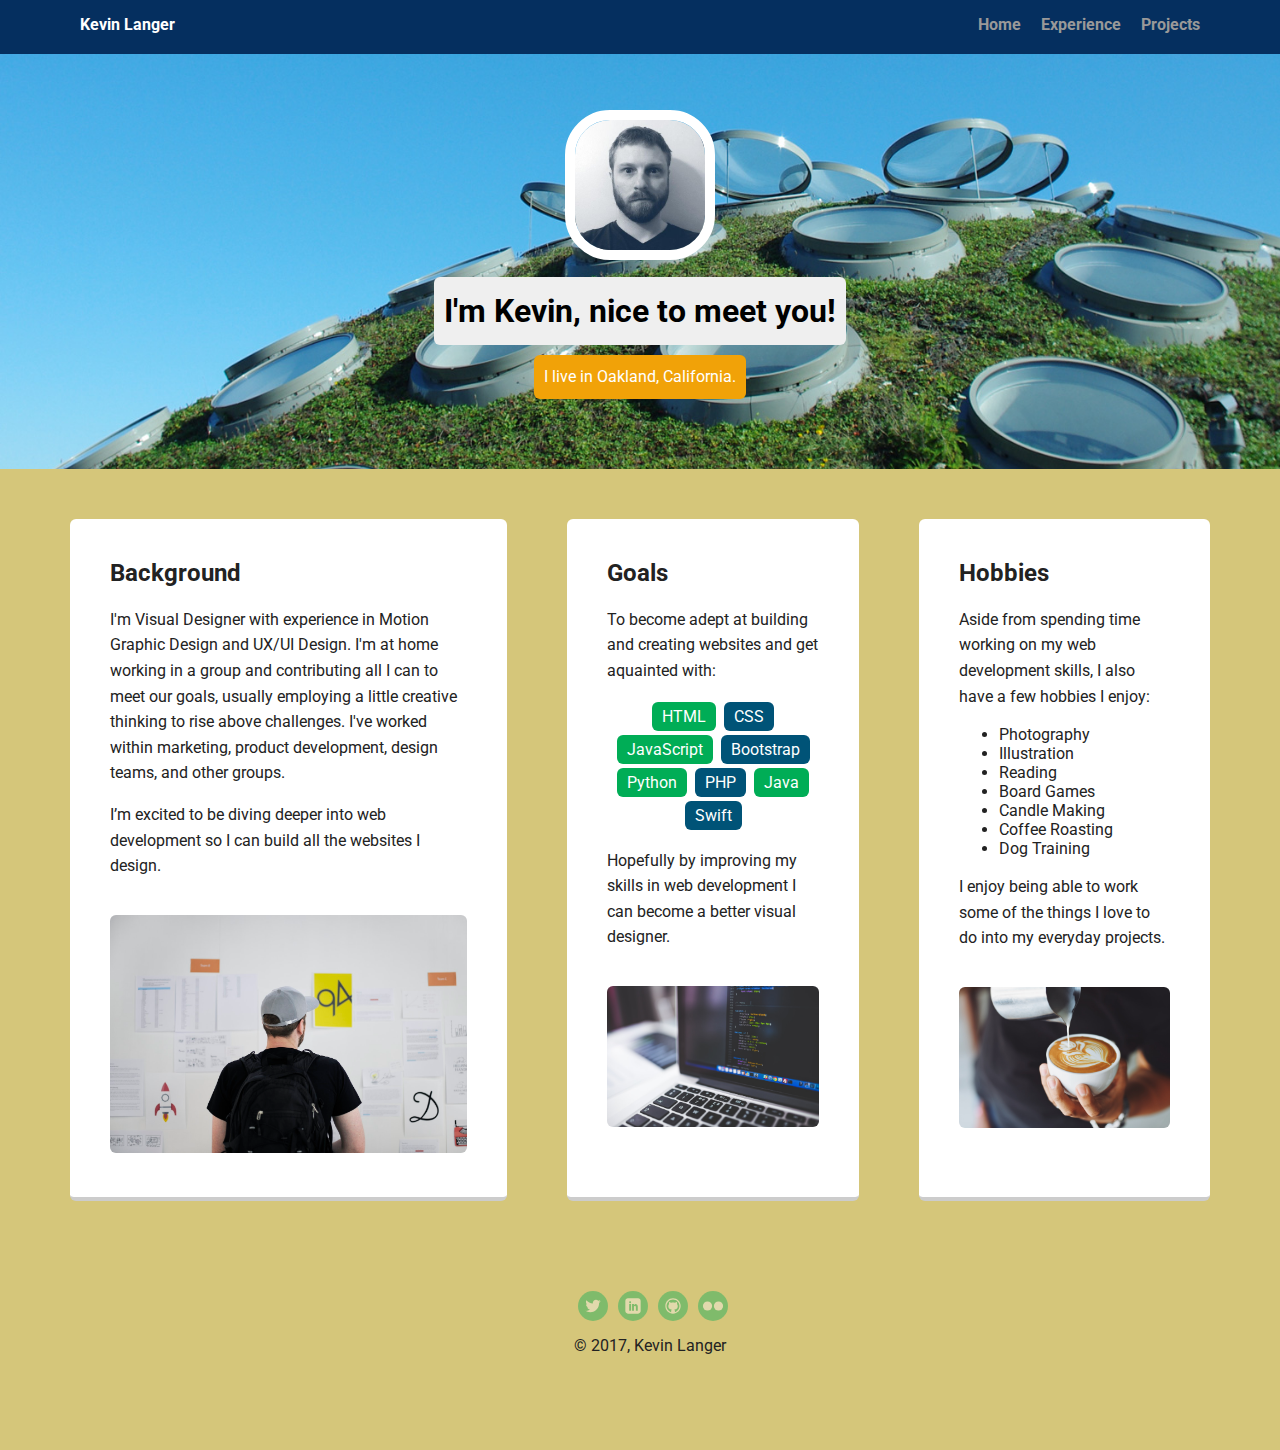
<file: index.html>
<!doctype html>
<html lang="en">
<head>
  <meta charset="utf-8">
  <title>Kevin Langer's Profile</title>
  <meta name="viewport" content="width=device-width, initial-scale=1.0">
  <link rel="stylesheet" href="styles.css">
  <link href="https://fonts.googleapis.com/css?family=Muli%7CRoboto:400,300,500,700,900" rel="stylesheet"></head>
  <body>

    <div class="main-nav">
        <ul class="nav">
          <li class="name">Kevin Langer</li>
          <li><a href="/index.html">Home</a></li>
          <li><a href="/experience.html">Experience</a></li>
          <li><a href="/projects.html">Projects</a></li>
        </ul>
    </div>

    <header class="profile-header">
      <img src="images/kevin.jpg" alt="Photo of Kevin Langer" class="profile-image">
      <h1 class="tag name">I'm Kevin, nice to meet you!</h1>
      <p class="tag location">I live in Oakland, California.</p>
    </header>

    <main class="flex">
      <div class="card">
        <h2>Background</h2>
        <p>I'm Visual Designer with experience in Motion Graphic Design and UX/UI Design. I'm at home working in a group and contributing all I can to meet our goals, usually employing a little creative thinking to rise above challenges. I've worked within marketing, product development, design teams, and other groups.</p>
        <p>I’m excited to be diving deeper into web development so I can build all the websites I design.</p>
        <img src="images/white-board.jpeg" class="card-photo" alt="Man looking at white board with work taped on it.">
      </div> 

      <div class="card">
        <h2>Goals</h2>
        <p>To become adept at building and creating websites and get aquainted with:</p>
        <ul class="skills">
          <li>HTML</li>
          <li>CSS</li>
          <li>JavaScript</li>
          <li>Bootstrap</li>
          <li>Python</li>
          <li>PHP</li>
          <li>Java</li>
          <li>Swift</li>
        </ul>
        <p>Hopefully by improving my skills in web development I can become a better visual designer.</p>
        <img src="images/laptop.jpeg" class="card-photo" alt="Laptop with code on the screen.">
      </div> 

      <div class="card">
        <h2>Hobbies</h2>
        <p>Aside from spending time working on my web development skills, I also have a few hobbies I enjoy:</p>
        <ul>
          <li>Photography</li>
          <li>Illustration</li>
          <li>Reading</li>
          <li>Board Games</li>
          <li>Candle Making</li>
          <li>Coffee Roasting</li>
          <li>Dog Training</li>
        </ul>
        <p>I enjoy being able to work some of the things I love to do into my everyday projects.</p>
        <img src="images/coffee.jpeg" class="card-photo" alt="Latte being poured.">
      </div> 

    </main>
    <footer>
      <ul>
        <li><a href="https://twitter.com/threekevins" class="social twitter" target="_blank">Twitter</a></li>
        <li><a href="https://www.linkedin.com/in/kevinlanger/" class="social linkedin" target="_blank">LinkedIn</a></li>
        <li><a href="https://github.com/kelanger" class="social github" target="_blank">Github</a></li>
        <li><a href="https://www.flickr.com/photos/kevlanger" class="social flickr" target="_blank">Flickr</a></li>
      </ul>
      <p class="copyright">&copy; 2017, Kevin Langer</p>
    </footer>
  </body>
  </html>
</file>
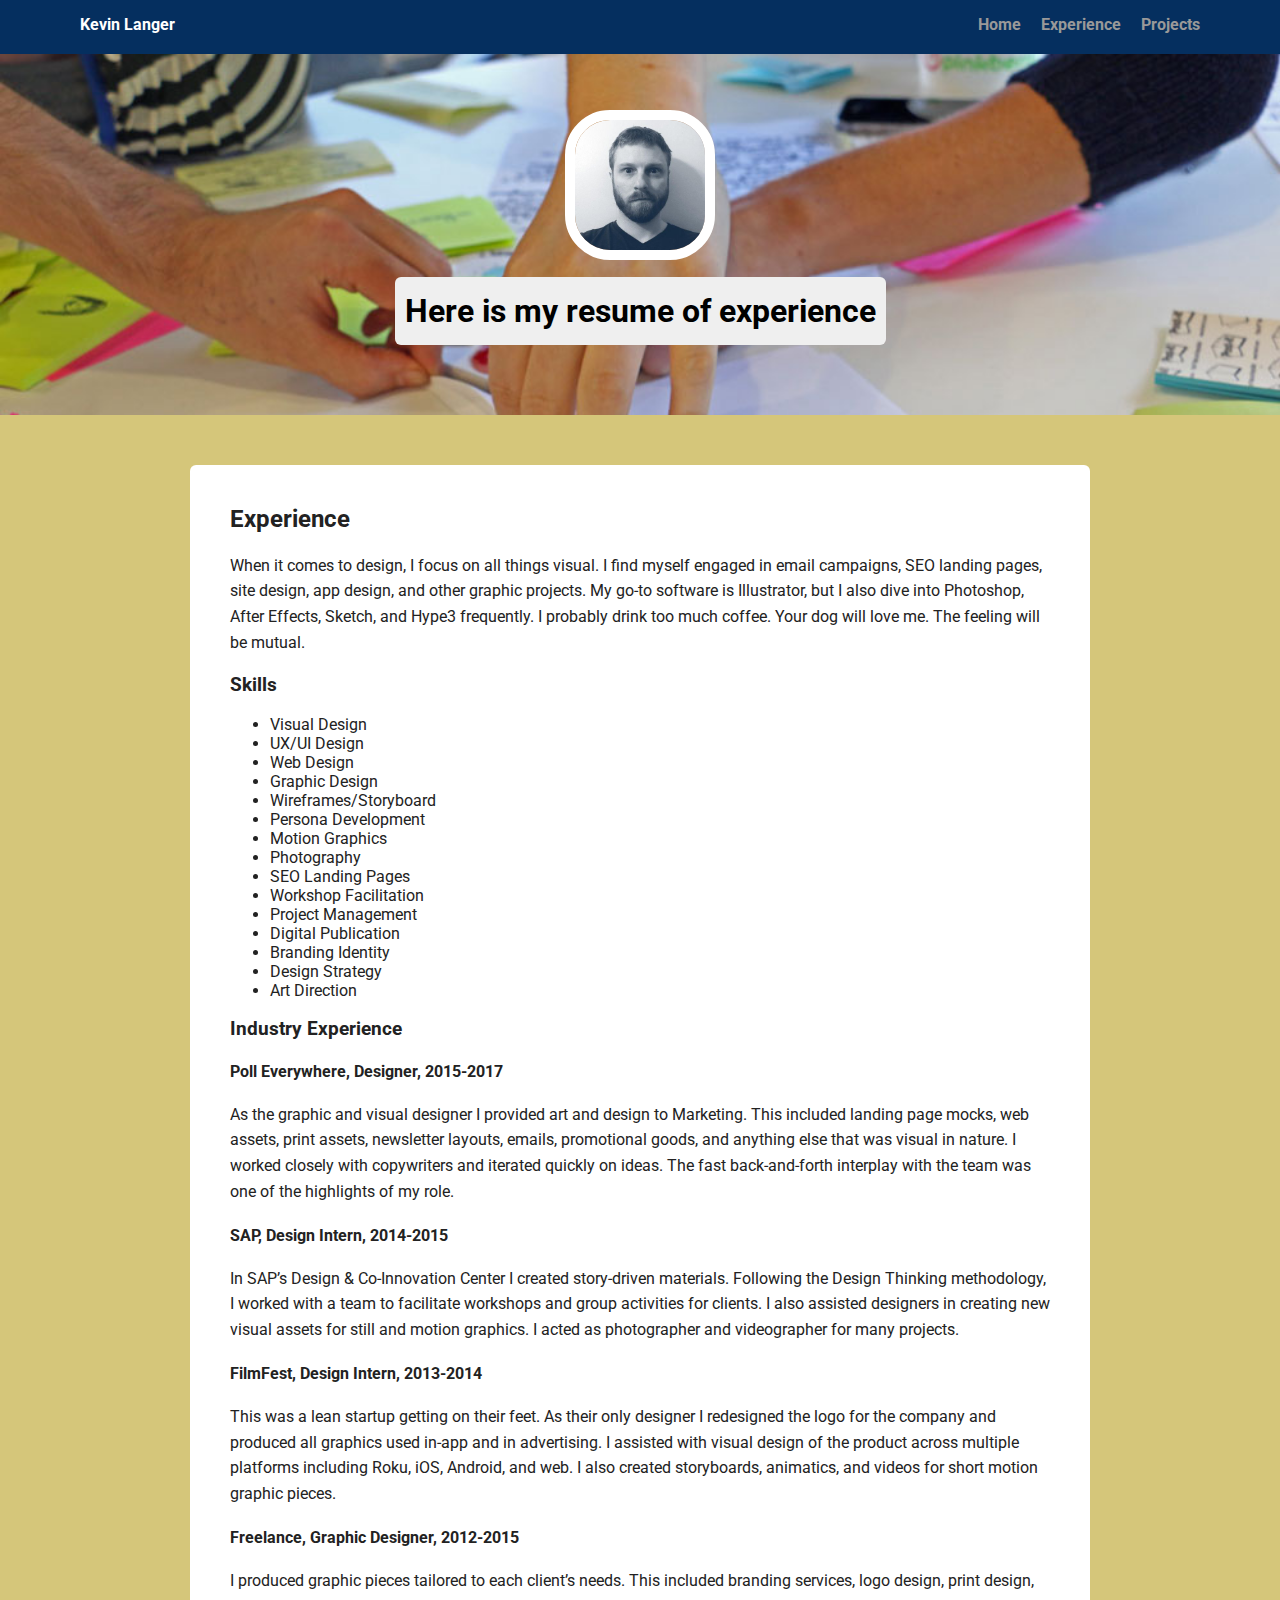
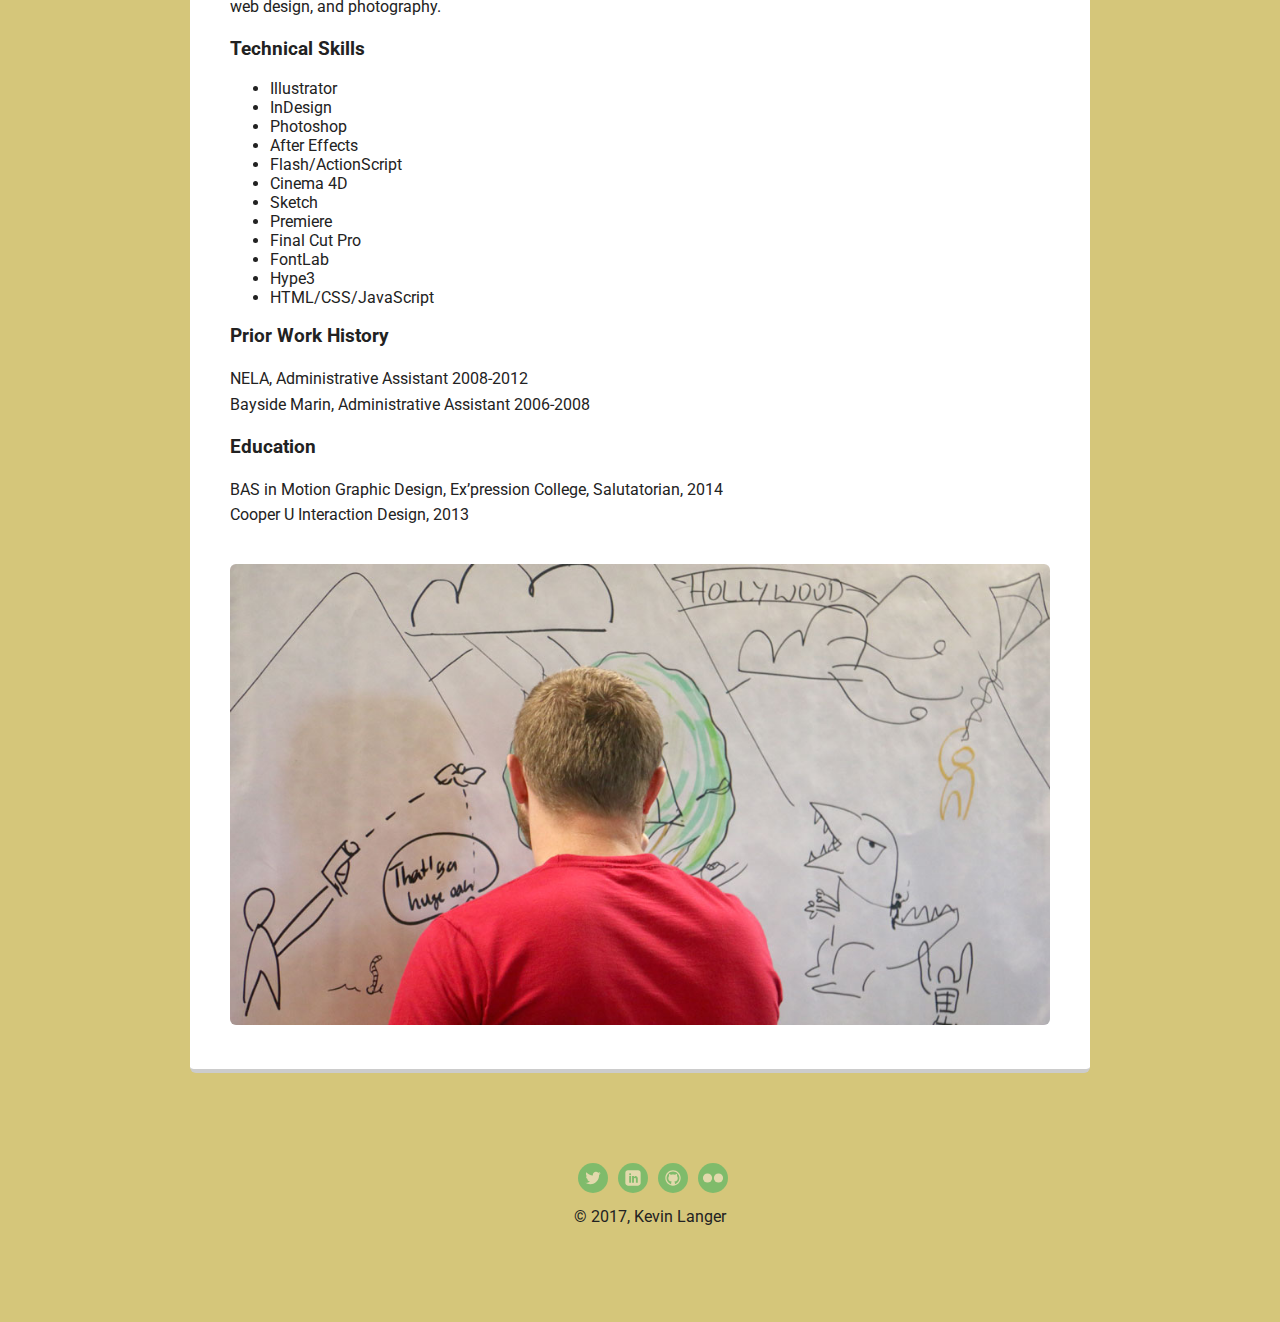
<file: experience.html>
<!doctype html>
<html lang="en">
<head>
  <meta charset="utf-8">
  <title>Kevin Langer's Experience</title>
  <meta name="viewport" content="width=device-width, initial-scale=1.0">
  <link rel="stylesheet" href="styles.css">
  <link href="https://fonts.googleapis.com/css?family=Muli%7CRoboto:400,300,500,700,900" rel="stylesheet"></head>
  <body>

    <div class="main-nav">
        <ul class="nav">
          <li class="name">Kevin Langer</li>
          <li><a href="/index.html">Home</a></li>
          <li><a href="/experience.html">Experience</a></li>
          <li><a href="/projects.html">Projects</a></li>
        </ul>
    </div>

    <header class="experience-header">
      <img src="images/kevin.jpg" alt="Photo of Kevin Langer" class="profile-image">
      <h1 class="tag name">Here is my resume of experience</h1>
    </header>

    <main class="flex">
      <div class="card-resume">
        <h2>Experience</h2>
        <p>When it comes to design, I focus on all things visual. I find myself engaged in email campaigns, SEO landing pages, site design, app design, and other graphic projects. My go-to software is Illustrator, but I also dive into Photoshop, After Effects, Sketch, and Hype3 frequently. I probably drink too much coffee. Your dog will love me. The feeling will be mutual.</p>

        <h3>Skills</h3>
              <ul>
                <li>Visual Design</li>
                <li>UX/UI Design</li>
                <li>Web Design</li>
                <li>Graphic Design</li>
                <li>Wireframes/Storyboard</li>
                <li>Persona Development</li>
                <li>Motion Graphics</li>
                <li>Photography</li>
                <li>SEO Landing Pages</li>
                <li>Workshop Facilitation</li>
                <li>Project Management</li>
                <li>Digital Publication</li>
                <li>Branding Identity</li>
                <li>Design Strategy</li>
                <li>Art Direction</li>
              </ul>


          <h3>Industry Experience</h3>
          <h4>Poll Everywhere, Designer, 2015-2017</h4>
          <p>As the graphic and visual designer I provided art and design to Marketing. This included landing page mocks, web assets, print assets, newsletter layouts, emails, promotional goods, and anything else that was visual in nature. I worked closely with copywriters and iterated quickly on ideas. The fast back-and-forth interplay with the team was one of the highlights of my role.</p>
          <h4>SAP, Design Intern, 2014-2015</h4>
          <p>In SAP’s Design &amp; Co-Innovation Center I created story-driven materials. Following the Design Thinking methodology, I worked with a team to facilitate workshops and group activities for clients. I also assisted designers in creating new visual assets for still and motion graphics. I acted as photographer and videographer for many projects.</p>
          <h4>FilmFest, Design Intern, 2013-2014</h4>
          <p>This was a lean startup getting on their feet. As their only designer I redesigned the logo for the company and produced all graphics used in-app and in advertising. I assisted with visual design of the product across multiple platforms including Roku, iOS, Android, and web. I also created storyboards, animatics, and videos for short motion graphic pieces. </p>
          <h4>Freelance, Graphic Designer, 2012-2015</h4>
          <p>I produced graphic pieces tailored to each client’s needs. This included branding services, logo design, print design, web design, and photography.</p>
          <h3>Technical Skills</h3>
              <ul>
                <li>Illustrator</li>
                <li>InDesign</li>
                <li>Photoshop</li>
                <li>After Effects</li>
                <li>Flash/ActionScript</li>
                <li>Cinema 4D</li>
                <li>Sketch</li>
                <li>Premiere</li>
                <li>Final Cut Pro</li>
                <li>FontLab</li>
                <li>Hype3</li>
                <li>HTML/CSS/JavaScript</li>
              </ul>

          <h3>Prior Work History</h3>
          <p>NELA, Administrative Assistant 2008-2012<br>
          Bayside Marin, Administrative Assistant 2006-2008</p>
          <h3>Education</h3>
          <p>BAS in Motion Graphic Design, Ex’pression College, Salutatorian, 2014<br>
          Cooper U Interaction Design, 2013</p>
          <img src="images/workshop.jpg" class="card-photo" alt="Kevin writing on a poster hanging on a wall."> 
        </div>

    </main>
    <footer>
      <ul>
        <li><a href="https://twitter.com/threekevins" class="social twitter" target="_blank">Twitter</a></li>
        <li><a href="https://www.linkedin.com/in/kevinlanger/" class="social linkedin" target="_blank">LinkedIn</a></li>
        <li><a href="https://github.com/kelanger" class="social github" target="_blank">Github</a></li>
        <li><a href="https://www.flickr.com/photos/kevlanger" class="social flickr" target="_blank">Flickr</a></li>
      </ul>
      <p class="copyright">&copy; 2017, Kevin Langer</p>
    </footer>
  </body>
  </html>
</file>
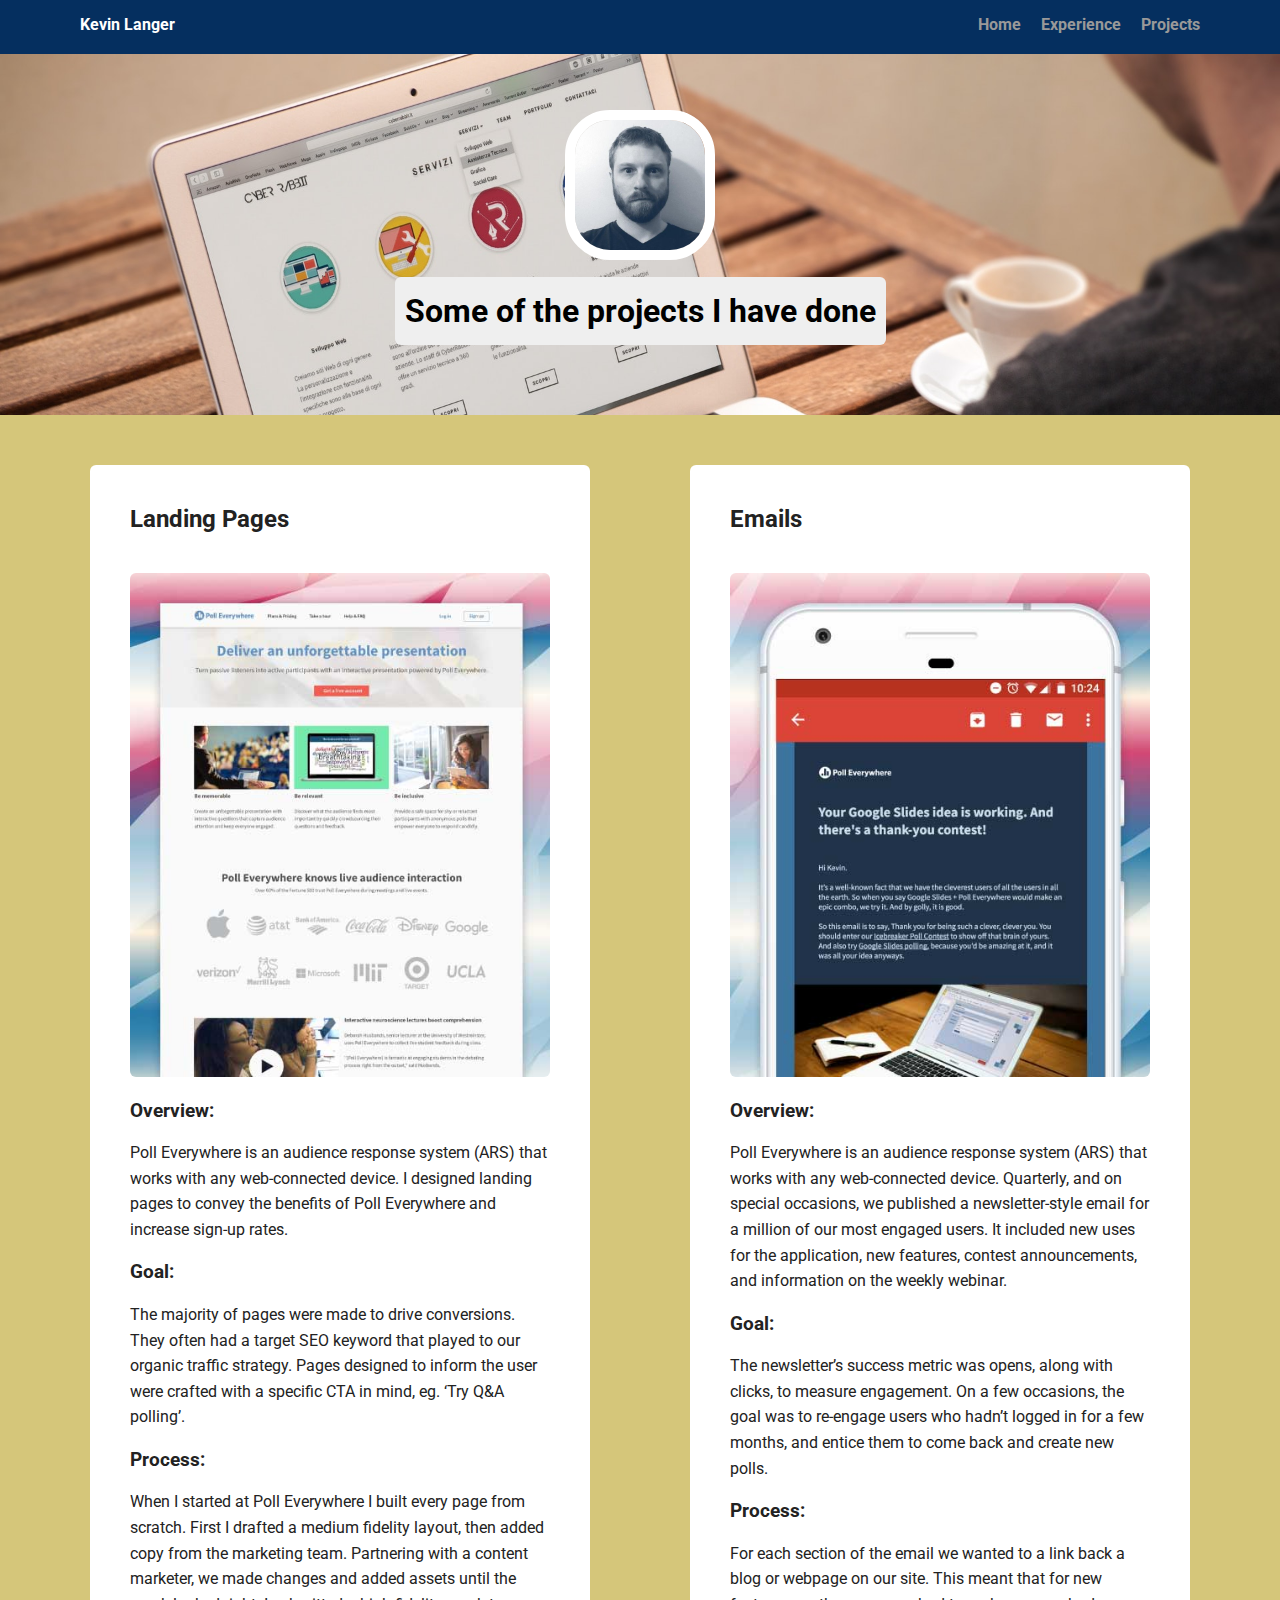
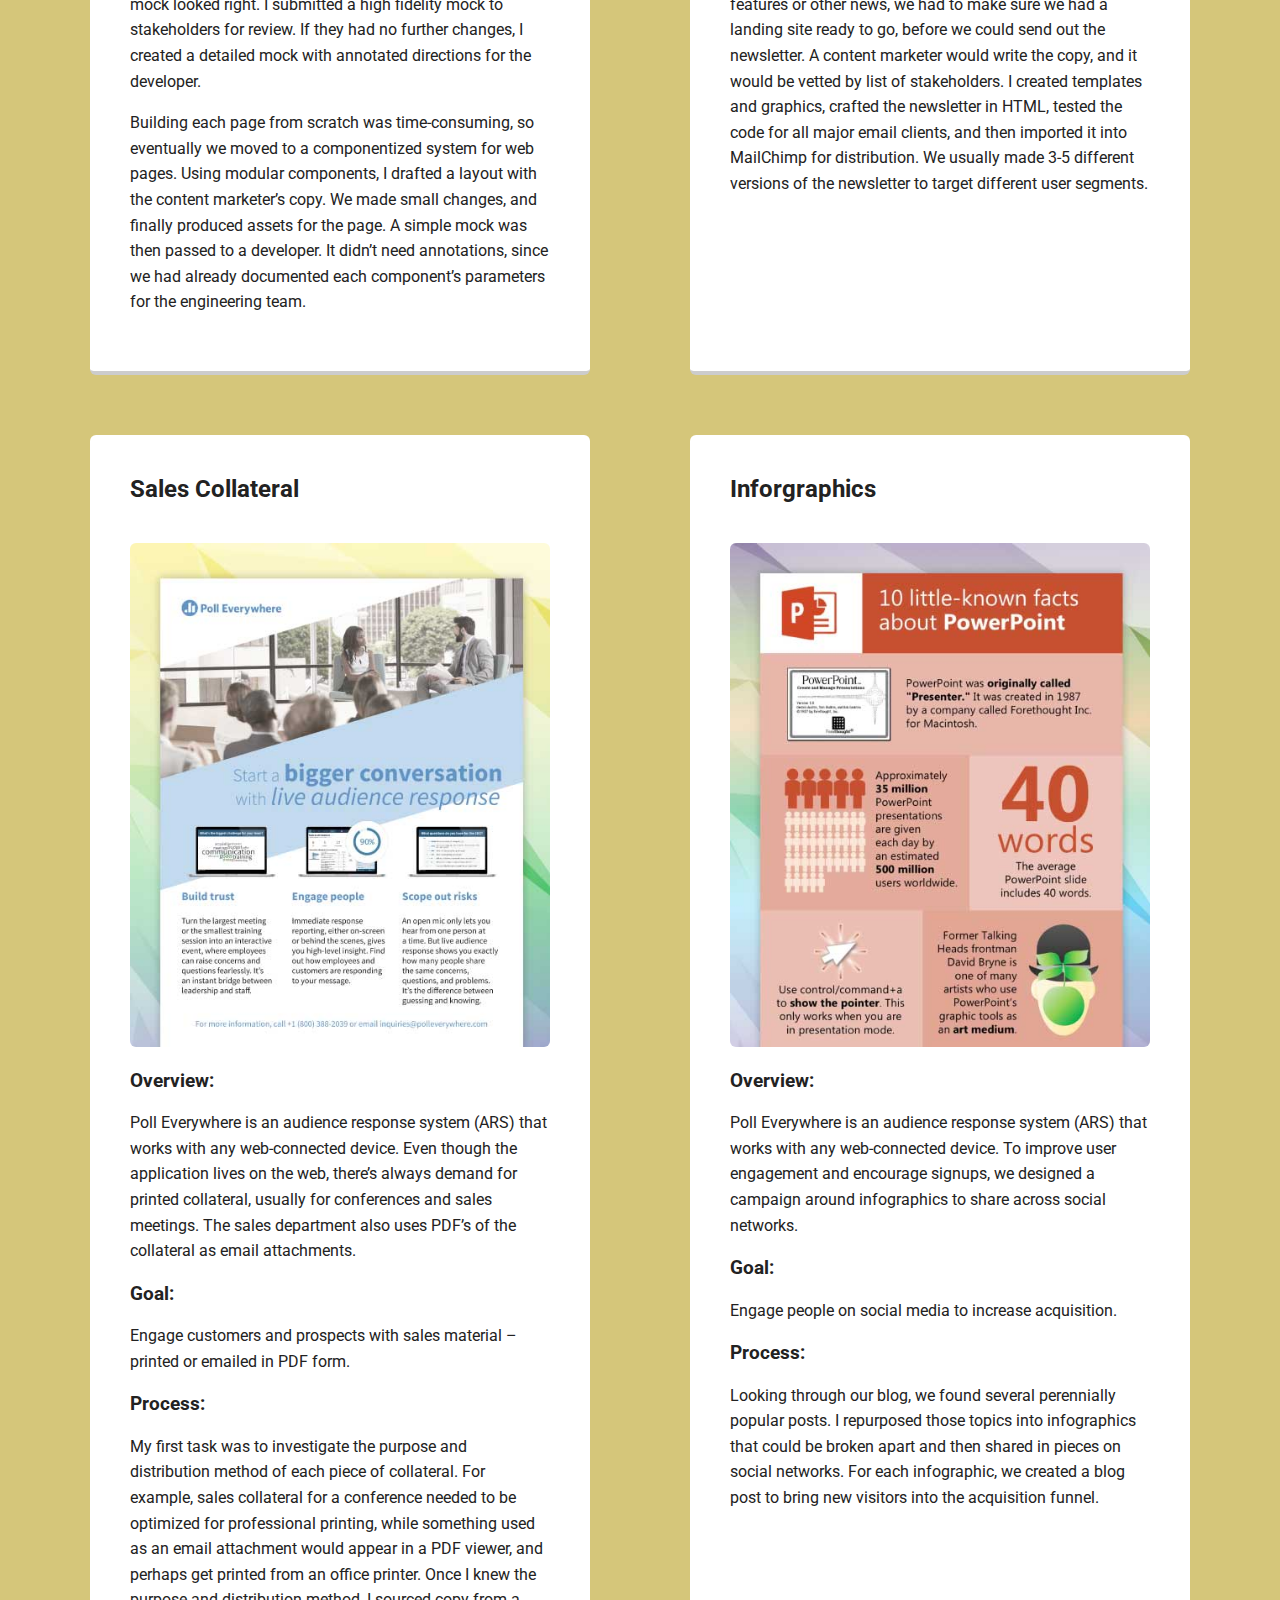
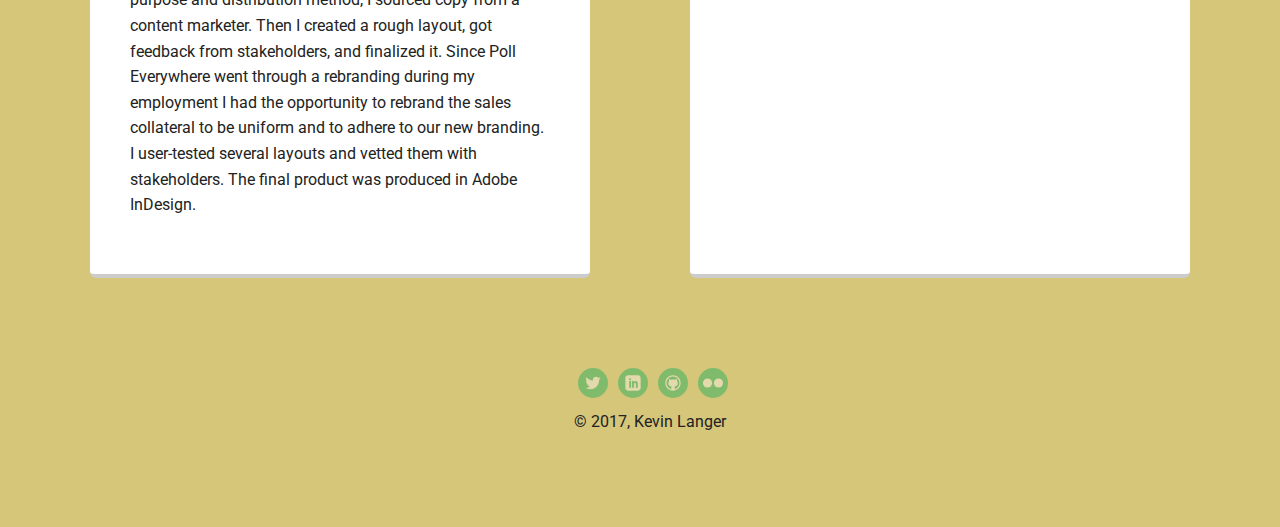
<file: projects.html>
<!doctype html>
<html lang="en">
<head>
  <meta charset="utf-8">
  <title>Kevin Langer's Projects</title>
  <meta name="viewport" content="width=device-width, initial-scale=1.0">
  <link rel="stylesheet" href="styles.css">
  <link href="https://fonts.googleapis.com/css?family=Muli%7CRoboto:400,300,500,700,900" rel="stylesheet"></head>
  <body>

    <div class="main-nav">
        <ul class="nav">
          <li class="name">Kevin Langer</li>
          <li><a href="/index.html">Home</a></li>
          <li><a href="/experience.html">Experience</a></li>
          <li><a href="/projects.html">Projects</a></li>
        </ul>
    </div>

    <header class="projects-header">
      <img src="images/kevin.jpg" alt="Photo of Kevin Langer" class="profile-image">
      <h1 class="tag name">Some of the projects I have done</h1>
    </header>

    <main> 
      <div class="flex">
        <div class="card">
          <h2>Landing Pages</h2>
          <img src="images/landing-page.jpg" class="card-photo" alt="Landing Page by Kevin."> 
          <h3>Overview:</h3> 
          <p>Poll Everywhere is an audience response system (ARS) that works with any web-connected device. I designed landing pages to convey the benefits of Poll Everywhere and increase sign-up rates.</p>

          <h3>Goal:</h3> 
          <p>The majority of pages were made to drive conversions. They often had a target SEO keyword that played to our organic traffic strategy. Pages designed to inform the user were crafted with a specific CTA in mind, eg. ‘Try Q&amp;A polling’.</p>

          <h3>Process:</h3> 
          <p>When I started at Poll Everywhere I built every page from scratch. First I drafted a medium fidelity layout, then added copy from the marketing team. Partnering with a content marketer, we made changes and added assets until the mock looked right. I submitted a high fidelity mock to stakeholders for review. If they had no further changes, I created a detailed mock with annotated directions for the developer.</p>

          <p>Building each page from scratch was time-consuming, so eventually we moved to a componentized system for web pages. Using modular components, I drafted a layout with the content marketer’s copy. We made small changes, and finally produced assets for the page. A simple mock was then passed to a developer. It didn’t need annotations, since we had already documented each component’s parameters for the engineering team.</p>
        </div>

        <div class="card">
          <h2>Emails</h2>
          <img src="images/email.jpg" class="card-photo" alt="Email design by Kevin."> 
          <h3>Overview:</h3> 
          <p>Poll Everywhere is an audience response system (ARS) that works with any web-connected device. Quarterly, and on special occasions, we published a newsletter-style email for a million of our most engaged users. It included new uses for the application, new features, contest announcements, and information on the weekly webinar.</p>

          <h3>Goal:</h3> 
          <p>The newsletter’s success metric was opens, along with clicks, to measure engagement. On a few occasions, the goal was to re-engage users who hadn’t logged in for a few months, and entice them to come back and create new polls.</p>

          <h3>Process:</h3> 
          <p>For each section of the email we wanted to a link back a blog or webpage on our site. This meant that for new features or other news, we had to make sure we had a landing site ready to go, before we could send out the newsletter. A content marketer would write the copy, and it would be vetted by list of stakeholders. I created templates and graphics, crafted the newsletter in HTML, tested the code for all major email clients, and then imported it into MailChimp for distribution. We usually made 3-5 different versions of the newsletter to target different user segments.</p>
        </div>
      </div>

      <div class="flex">
        <div class="card">
          <h2>Sales Collateral</h2>
          <img src="images/sales-collateral.jpg" class="card-photo" alt="Sales Collateral by Kevin."> 
          <h3>Overview:</h3> 
          <p>Poll Everywhere is an audience response system (ARS) that works with any web-connected device. Even though the application lives on the web, there’s always demand for printed collateral, usually for conferences and sales meetings. The sales department also uses PDF’s of the collateral as email attachments.</p>

          <h3>Goal:</h3> 
          <p>Engage customers and prospects with sales material – printed or emailed in PDF form.</p>

          <h3>Process:</h3> 
          <p>My first task was to investigate the purpose and distribution method of each piece of collateral. For example, sales collateral for a conference needed to be optimized for professional printing, while something used as an email attachment would appear in a PDF viewer, and perhaps get printed from an office printer. Once I knew the purpose and distribution method, I sourced copy from a content marketer. Then I created a rough layout, got feedback from stakeholders, and finalized it. Since Poll Everywhere went through a rebranding during my employment I had the opportunity to rebrand the sales collateral to be uniform and to adhere to our new branding. I user-tested several layouts and vetted them with stakeholders. The final product was produced in Adobe InDesign.</p>
        </div>

        <div class="card">
          <h2>Inforgraphics</h2>
          <img src="images/inforgraphic.jpg" class="card-photo" alt="PowerPoint Infographic by Kevin."> 
          <h3>Overview:</h3> 
          <p>Poll Everywhere is an audience response system (ARS) that works with any web-connected device. To improve user engagement and encourage signups, we designed a campaign around infographics to share across social networks.</p>

          <h3>Goal:</h3> 
          <p>Engage people on social media to increase acquisition.</p>

          <h3>Process:</h3> 
          <p>Looking through our blog, we found several perennially popular posts. I repurposed those topics into infographics that could be broken apart and then shared in pieces on social networks. For each infographic, we created a blog post to bring new visitors into the acquisition funnel.</p>
        </div>
      </div>

    </main>
    <footer>
      <ul>
        <li><a href="https://twitter.com/threekevins" class="social twitter" target="_blank">Twitter</a></li>
        <li><a href="https://www.linkedin.com/in/kevinlanger/" class="social linkedin" target="_blank">LinkedIn</a></li>
        <li><a href="https://github.com/kelanger" class="social github" target="_blank">Github</a></li>
        <li><a href="https://www.flickr.com/photos/kevlanger" class="social flickr" target="_blank">Flickr</a></li>
      </ul>
      <p class="copyright">&copy; 2017, Kevin Langer</p>
    </footer>
  </body>
  </html>
</file>
<file: styles.css>
/* Global Layout Set-up */
* { 
  box-sizing: border-box;
}
  
body {
  margin: 0;
  padding: 0;
  text-align: center;
  font-family: 'Roboto', sans-serif;
  color: #222;
  background: #D5C67A;
}
/* Link Styles */

a {
  text-decoration: none;
  color: #999;
}
a:hover {
  color: #6633ff;
}

/* Section Styles */

.main-nav {
  width: 100%;
  background-color: #052F5F;
  min-height: 30px;
  padding: 10px;
  position: fixed;
  text-align: center;
}
.nav {
  display: flex;
  justify-content: space-around;
  font-weight: 700;
  list-style-type: none;
  margin: 0 auto;
  padding: 0;
}

.nav .name {
    display: block;
    margin-right: auto;
    color: white;
}
.nav li {
  padding: 5px 10px 10px 10px;
}
.nav a {
  transition: all .5s;
}
.nav a:hover {
  color: white
}

header {
  text-align: center;
  background-size: cover;
  background-color: #005377;
  overflow: hidden;
  padding-top: 60px;
  padding-bottom: 60px;
}
header {
  line-height: 1.5;
}
header .profile-image {
  margin-top: 50px;
  width: 150px;
  height: 150px;
  border-radius: 30%;
  border: 10px solid white;
  transition: all .5s;
}
header .profile-image:hover {
  transform: scale(1.5) rotate(360deg);
}

.profile-header {
  text-align: center;
  background: url('images/living-roof.jpg') no-repeat top center ;
  background-size: cover;
  overflow: hidden;
}

.experience-header {
  text-align: center;
  background: url('images/warmup.jpg') no-repeat top center ;
  background-size: cover;
  overflow: hidden;
}

.projects-header {
  text-align: center;
  background: url('images/project-laptop.jpeg') no-repeat top center ;
  background-size: cover;
  overflow: hidden;
}

.tag {
  background-color: #efefef;
  color: black;
  padding: 10px;
  border-radius: 6px;
  display: table;
  margin: 10px auto;
} 
.location {
  background-color: #F1A208;
  color: white;
}
.card {
  margin: 30px;
  padding: 20px 40px 40px;
  max-width: 500px;
  text-align: left;
  background: #fff;
  border-bottom: 4px solid #ccc;
  border-radius: 6px;
  transition: all .5s;
}
.card:hover {
  border-color: #F1A208;
}
.card-photo {
  margin-top: 20px;
  border-radius: 6px;
  width: 100%;
}
.card-resume {
  margin: 30px;
  padding: 20px 40px 40px;
  max-width: 75%;
  text-align: left;
  background: #fff;
  border-bottom: 4px solid #ccc;
  border-radius: 6px;
  transition: all .5s;
}
.card-resume:hover {
  border-color: #F1A208;
}

ul.skills {
  padding: 0;
  text-align: center;
}

.skills li {
  border-radius: 6px;
  display: inline-block;
  background: #005377;
  color: white;
  padding: 5px 10px;
  margin: 2px;
}

.skills li:nth-child(odd) {
  background: #00AD56;
}

footer {
  width: 100%;
  min-height: 30px;
  padding: 20px 0 40px 20px;
}

footer .copyright {
  top: -8px;
  font-size: .75em;
}

footer ul {
  list-style-type: none;
  margin: 0;
  padding: 0;
}

footer ul li {
  display: inline-block;
}

a.social {
  display: inline-block;
  text-indent: -9999px;
  margin-left: 5px;
  width: 30px;
  height: 30px;
  background-size: 30px 30px;
  opacity: .4;
  transition: all .5s;
}
a.twitter {
  background-image: url(images/twitter.svg);
}
a.linkedin {
  background-image: url(images/linkedin.svg);
}
a.github {
  background-image: url(images/github.svg);
}
a.flickr {
  background-image: url(images/flickr.svg);
}
a.social:hover {
  opacity: 1;
}
.clearfix {
  clear: both;
}

/* Styles for larger screens */
@media screen and (min-width: 720px) {
  
  .flex {
      display: -ms-flexbox;      /* TWEENER - IE 10 */
      display: flex; 
      max-width: 1200px;
      -ms-flex-pack: distribute;
      justify-content: space-around;
      margin: 0 auto;
  }

  .nav {
    max-width: 1200px;
    padding: 0 30px;
  }


  main {
    padding-top: 20px;
  }

  main p {
    line-height: 1.6em;
  }

  footer {
    font-size: 1.3em;
    max-width: 1200px;
    margin: 40px auto;
  }

}
</file>
